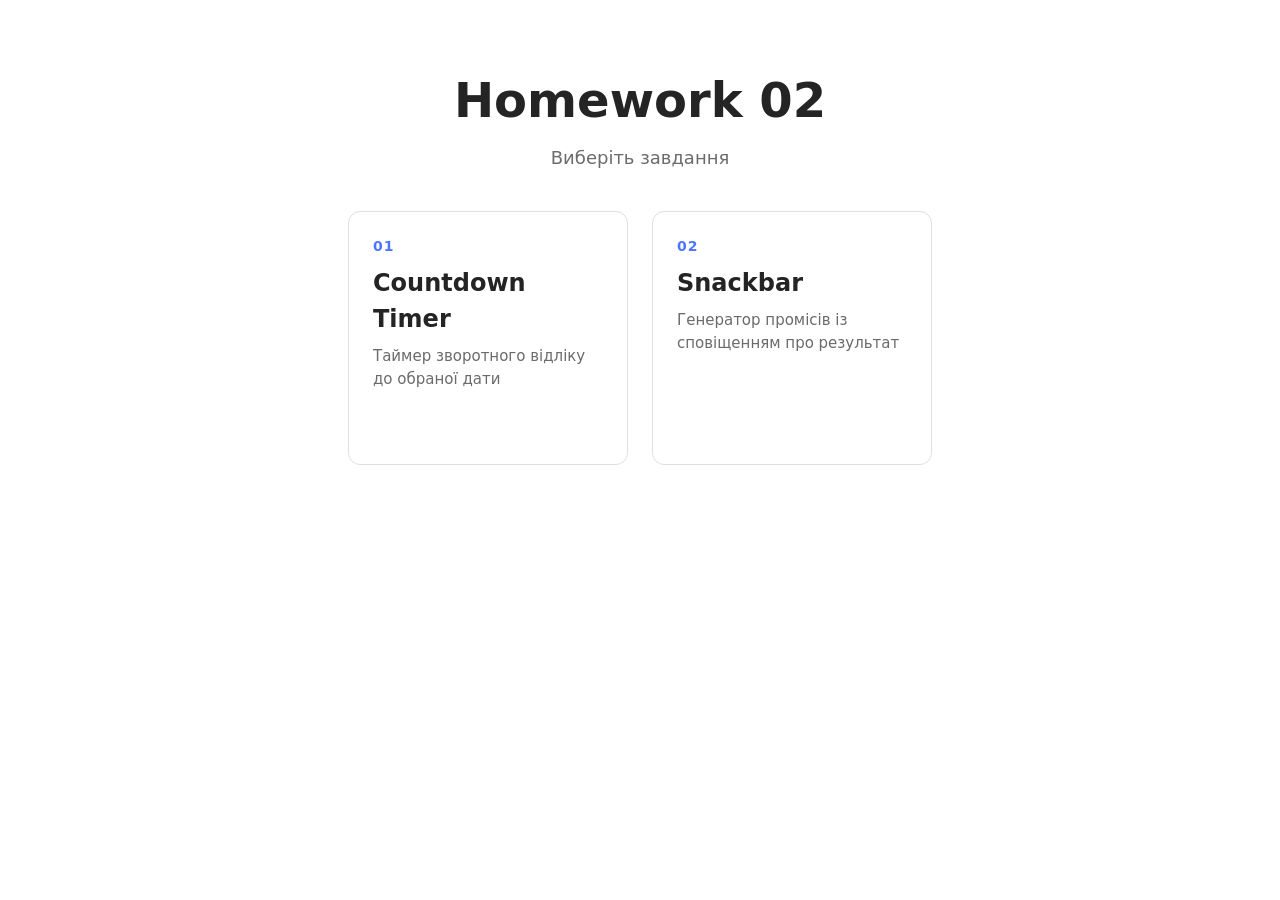
<file: src/index.html>
<!DOCTYPE html>
<html lang="en">
  <head>
    <meta charset="UTF-8" />
    <link rel="icon" type="image/svg+xml" href="/favicon.svg" />
    <meta name="viewport" content="width=device-width, initial-scale=1.0" />
    <title>Homework 02</title>
    <link rel="stylesheet" href="./css/styles.css" />
  </head>
  <body>
    <load src="./partials/header.html" icon-path="img/sprite.svg#logo" />

    <main>
      <section class="tasks">
        <div class="container">
          <h1 class="tasks-title">
            <span class="main-title-gradient">Homework 02</span>
          </h1>
          <p class="tasks-subtitle">Виберіть завдання</p>

          <ul class="tasks-list">
            <li class="task-card">
              <a class="task-link" href="./1-timer.html">
                <span class="task-num">01</span>
                <span class="task-name">Countdown Timer</span>
                <span class="task-desc">
                  Таймер зворотного відліку до обраної дати
                </span>
              </a>
            </li>
            <li class="task-card">
              <a class="task-link" href="./2-snackbar.html">
                <span class="task-num">02</span>
                <span class="task-name">Snackbar</span>
                <span class="task-desc">
                  Генератор промісів із сповіщенням про результат
                </span>
              </a>
            </li>
          </ul>
        </div>
      </section>
    </main>

    <load src="./partials/footer.html" />
  </body>
</html>
</file>
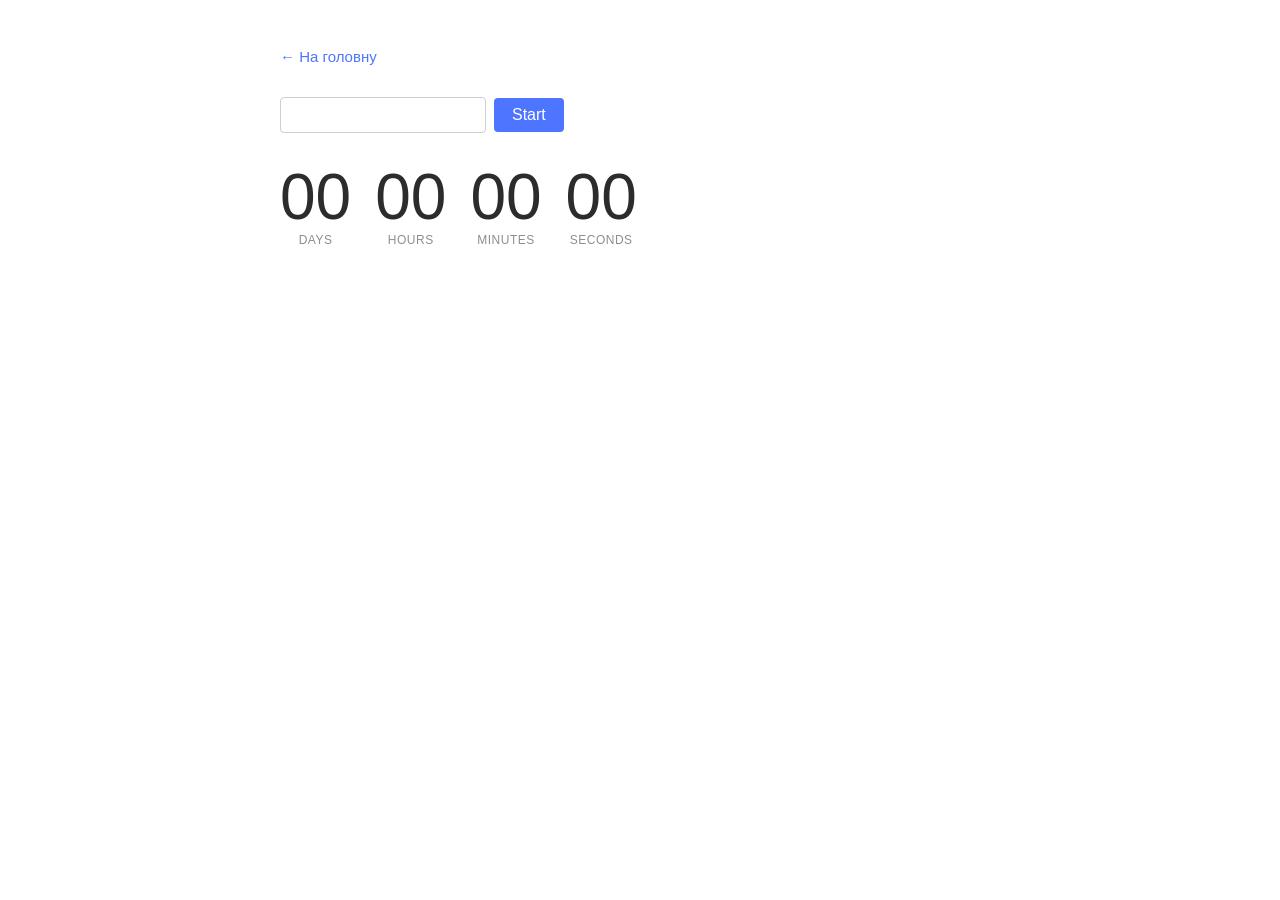
<file: src/1-timer.html>
<!DOCTYPE html>
<html lang="en">
  <head>
    <meta charset="UTF-8" />
    <link rel="icon" type="image/svg+xml" href="/favicon.svg" />
    <meta name="viewport" content="width=device-width, initial-scale=1.0" />
    <title>Countdown Timer</title>
    <link rel="stylesheet" href="./css/timer.css" />
  </head>
  <body>
    <main class="timer-page">
      <a class="back-link" href="./index.html">← На головну</a>

      <div class="picker">
        <input type="text" id="datetime-picker" />
        <button type="button" data-start>Start</button>
      </div>

      <div class="timer">
        <div class="field">
          <span class="value" data-days>00</span>
          <span class="label">Days</span>
        </div>
        <div class="field">
          <span class="value" data-hours>00</span>
          <span class="label">Hours</span>
        </div>
        <div class="field">
          <span class="value" data-minutes>00</span>
          <span class="label">Minutes</span>
        </div>
        <div class="field">
          <span class="value" data-seconds>00</span>
          <span class="label">Seconds</span>
        </div>
      </div>
    </main>

    <script type="module" src="./js/1-timer.js"></script>
  </body>
</html>
</file>
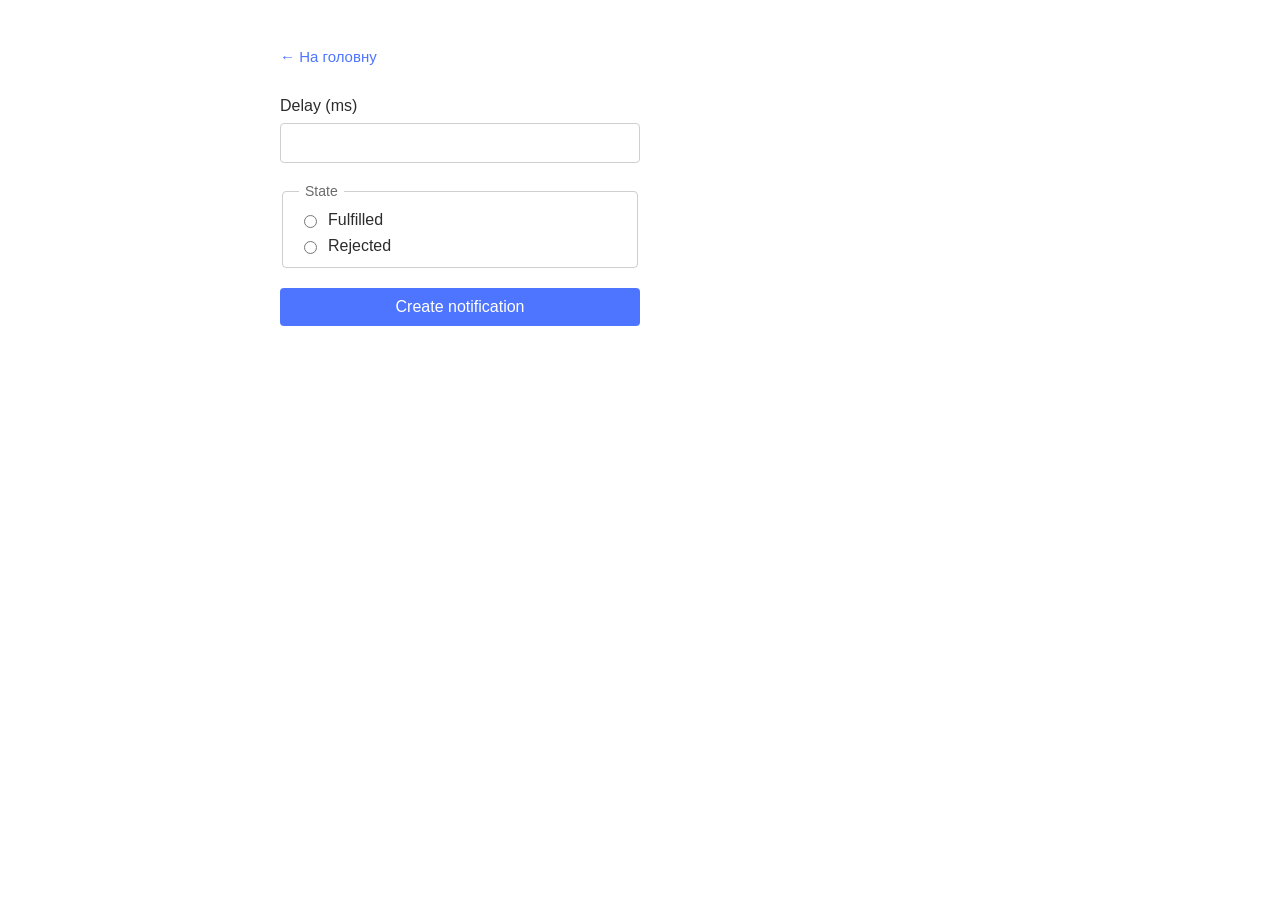
<file: src/2-snackbar.html>
<!DOCTYPE html>
<html lang="en">
  <head>
    <meta charset="UTF-8" />
    <link rel="icon" type="image/svg+xml" href="/favicon.svg" />
    <meta name="viewport" content="width=device-width, initial-scale=1.0" />
    <title>Promise Generator</title>
    <link rel="stylesheet" href="./css/snackbar.css" />
  </head>
  <body>
    <main class="snackbar-page">
      <a class="back-link" href="./index.html">← На головну</a>

      <form class="form">
        <label class="form-field">
          Delay (ms)
          <input type="number" name="delay" required />
        </label>

        <fieldset class="form-state">
          <legend>State</legend>
          <label>
            <input type="radio" name="state" value="fulfilled" required />
            Fulfilled
          </label>
          <label>
            <input type="radio" name="state" value="rejected" required />
            Rejected
          </label>
        </fieldset>

        <button type="submit">Create notification</button>
      </form>
    </main>

    <script type="module" src="./js/2-snackbar.js"></script>
  </body>
</html>
</file>
<file: src/css/styles.css>
/**
  |============================
  | include css partials with
  | default @import url()
  |============================
*/
/* Common styles */
@import url('./reset.css');
@import url('./base.css');
@import url('./container.css');

/* Sections style */
@import url('./header.css');
@import url('./tasks.css');
@import url('./footer.css');
</file>
<file: src/css/timer.css>
@import url('./reset.css');

body {
  font-family: 'Segoe UI', Roboto, Helvetica, Arial, sans-serif;
  color: #2c2c2c;
  background-color: #fff;
}

.timer-page {
  max-width: 720px;
  margin: 0 auto;
  padding: 40px 20px;
}

.back-link {
  display: inline-block;
  margin-bottom: 32px;
  font-size: 15px;
  color: #4e75ff;
  text-decoration: none;
}

.back-link:hover {
  text-decoration: underline;
}

.picker {
  display: flex;
  align-items: center;
  gap: 8px;
  margin-bottom: 32px;
}

#datetime-picker {
  width: 180px;
  padding: 8px 12px;
  font-size: 16px;
  color: #2c2c2c;
  border: 1px solid #cfcfcf;
  border-radius: 4px;
  outline: none;
}

#datetime-picker:focus {
  border-color: #4e75ff;
}

#datetime-picker:disabled {
  background-color: #f0f0f0;
  cursor: not-allowed;
}

button[data-start] {
  padding: 8px 18px;
  font-size: 16px;
  color: #fff;
  background-color: #4e75ff;
  border: none;
  border-radius: 4px;
  cursor: pointer;
  transition: background-color 250ms ease;
}

button[data-start]:hover:not(:disabled) {
  background-color: #3a5cd8;
}

button[data-start]:disabled {
  color: #989898;
  background-color: #e0e0e0;
  cursor: not-allowed;
}

.timer {
  display: flex;
  gap: 24px;
}

.field {
  display: flex;
  flex-direction: column;
  align-items: center;
}

.value {
  font-size: 64px;
  font-weight: 300;
  line-height: 1;
}

.label {
  margin-top: 4px;
  font-size: 12px;
  font-weight: 500;
  text-transform: uppercase;
  letter-spacing: 0.5px;
  color: #8e8e8e;
}
</file>
<file: src/css/snackbar.css>
@import url('./reset.css');

body {
  font-family: 'Segoe UI', Roboto, Helvetica, Arial, sans-serif;
  color: #2c2c2c;
  background-color: #fff;
}

.snackbar-page {
  max-width: 720px;
  margin: 0 auto;
  padding: 40px 20px;
}

.back-link {
  display: inline-block;
  margin-bottom: 32px;
  font-size: 15px;
  color: #4e75ff;
  text-decoration: none;
}

.back-link:hover {
  text-decoration: underline;
}

.form {
  display: flex;
  flex-direction: column;
  gap: 20px;
  width: 360px;
}

.form-field {
  display: flex;
  flex-direction: column;
  gap: 8px;
  font-size: 16px;
}

.form-field input {
  padding: 10px 12px;
  font-size: 16px;
  color: #2c2c2c;
  border: 1px solid #cfcfcf;
  border-radius: 4px;
  outline: none;
}

.form-field input:focus {
  border-color: #4e75ff;
}

.form-state {
  display: flex;
  flex-direction: column;
  gap: 8px;
  padding: 12px 16px;
  border: 1px solid #cfcfcf;
  border-radius: 4px;
}

.form-state legend {
  padding: 0 6px;
  font-size: 14px;
  color: #6b6b6b;
}

.form-state label {
  display: flex;
  align-items: center;
  gap: 8px;
  font-size: 16px;
  cursor: pointer;
}

.form button[type='submit'] {
  padding: 10px 18px;
  font-size: 16px;
  color: #fff;
  background-color: #4e75ff;
  border: none;
  border-radius: 4px;
  cursor: pointer;
  transition: background-color 250ms ease;
}

.form button[type='submit']:hover {
  background-color: #3a5cd8;
}

/* White halo so the colored emoji icon stands out on the solid toast background */
.iziToast .toast-icon {
  margin-right: 4px;
  text-shadow: 0 0 2px #fff, 0 0 4px #fff;
}
</file>
